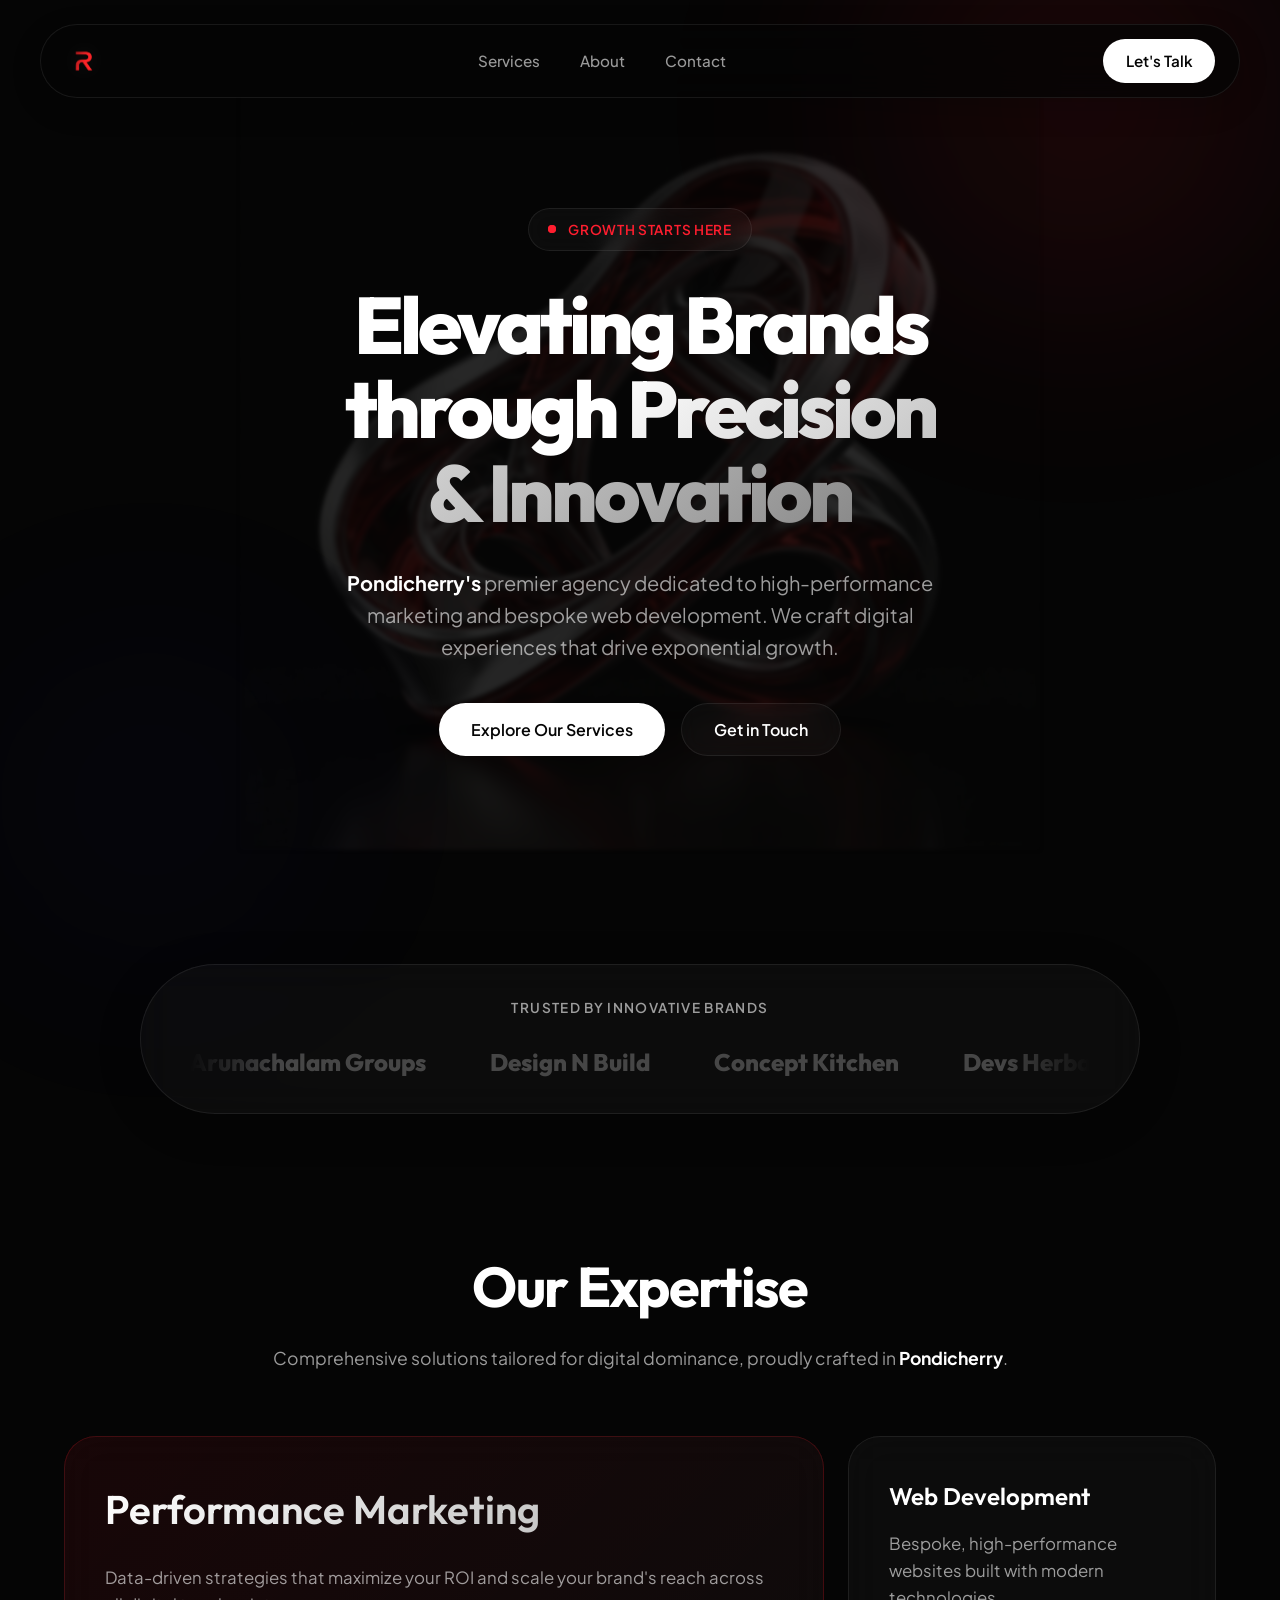
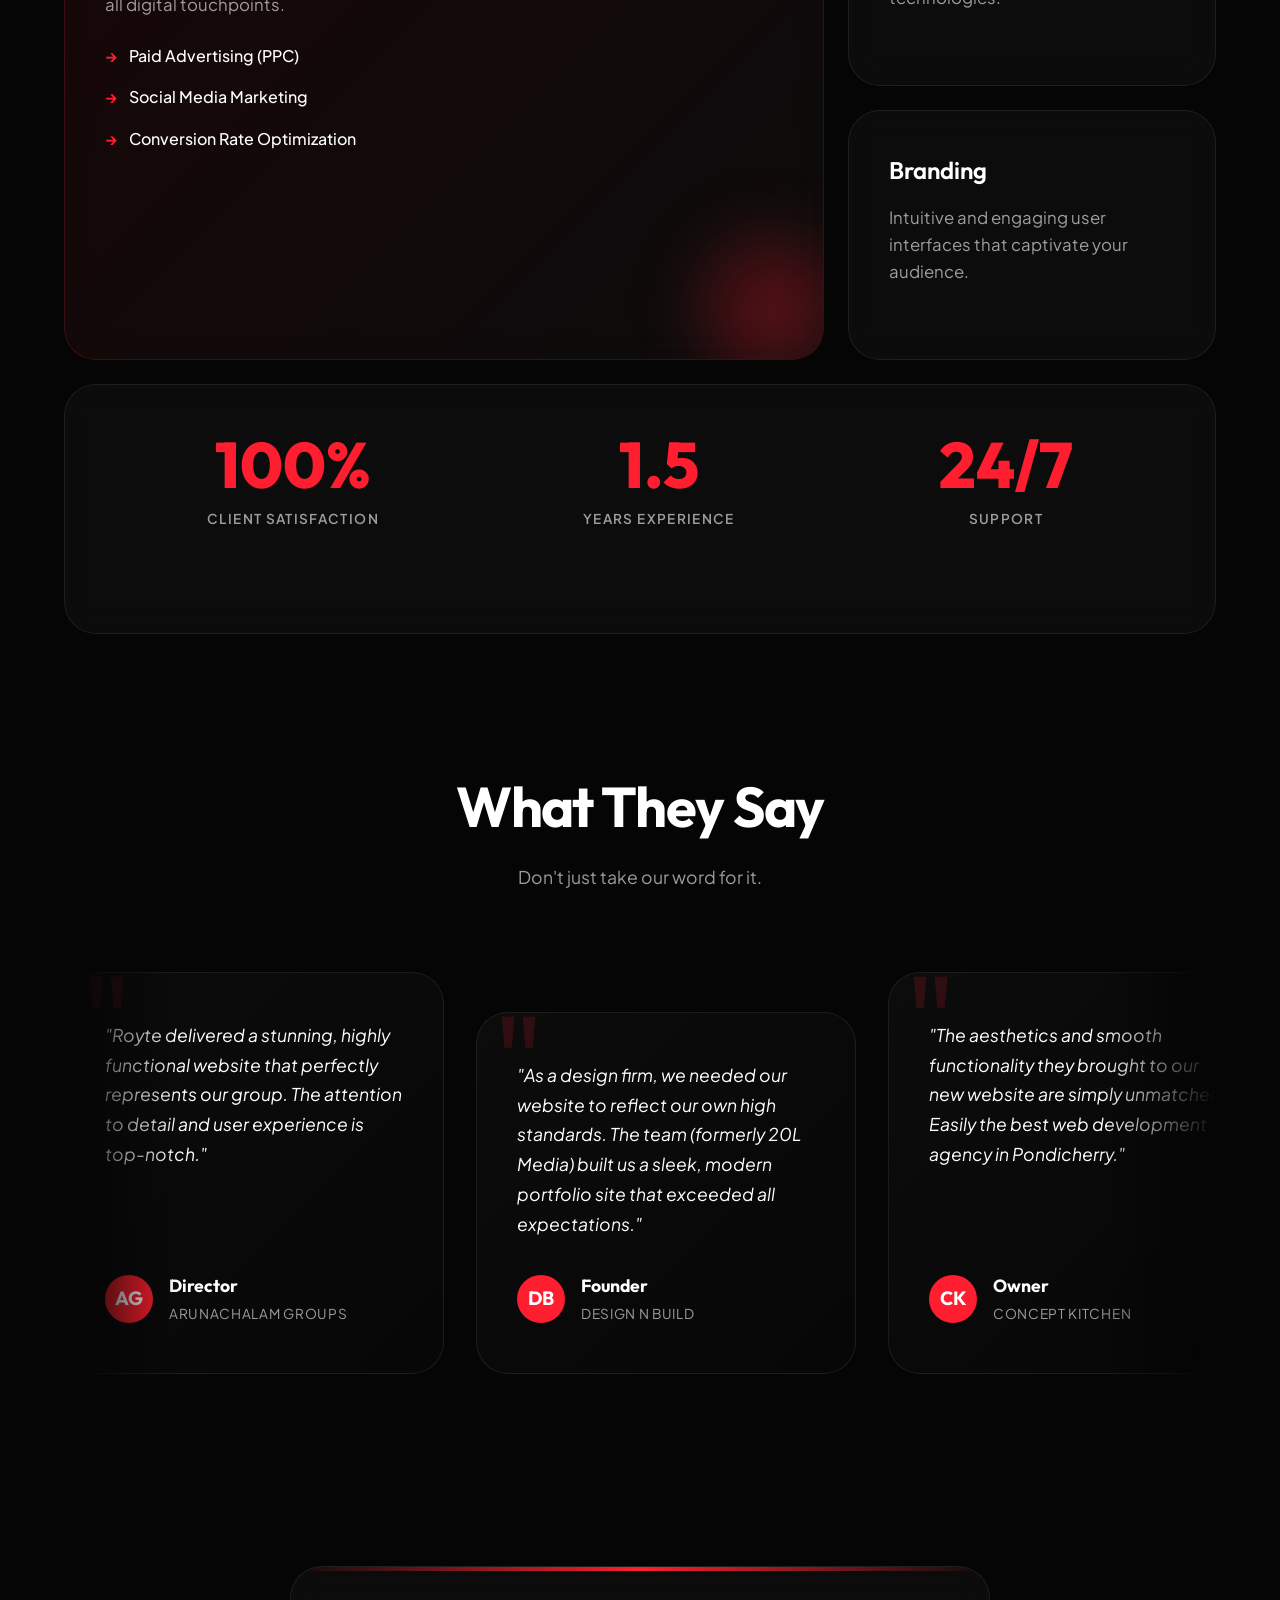
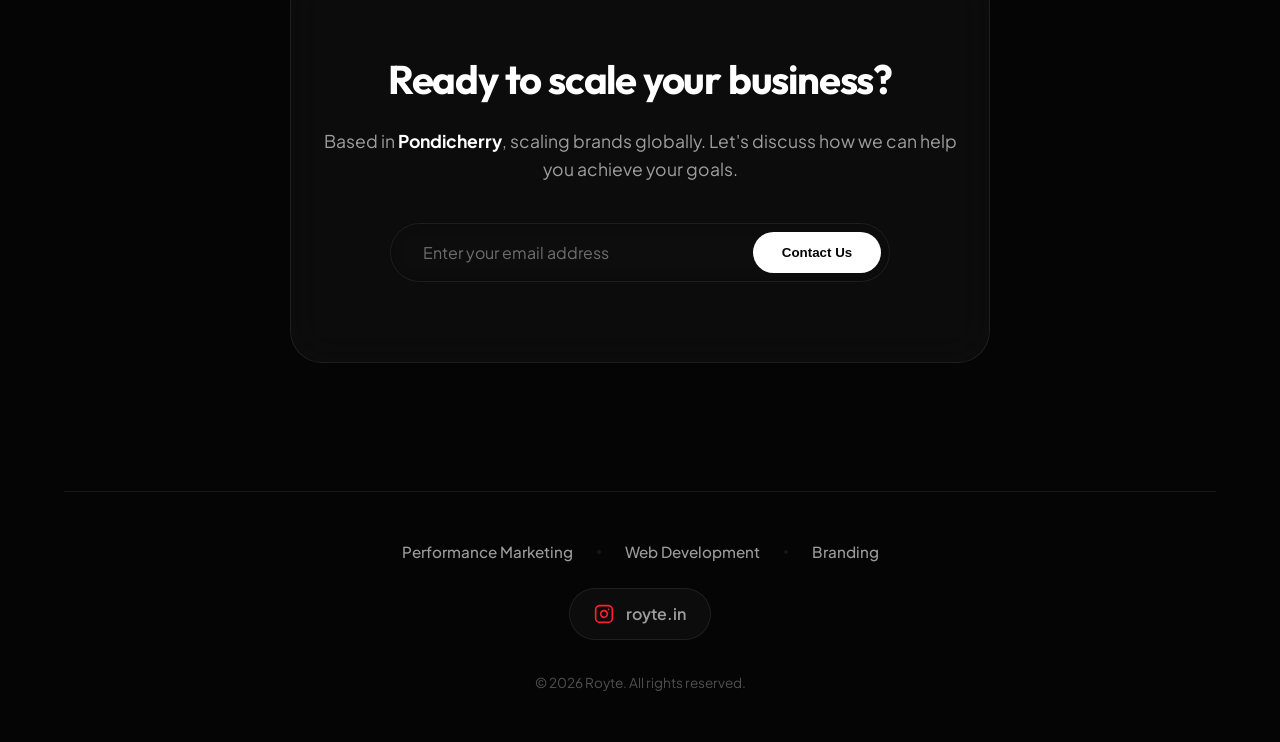
<file: index.html>
<!DOCTYPE html>
<html lang="en">

<head>
    <meta charset="UTF-8">
    <meta name="viewport" content="width=device-width, initial-scale=1.0, maximum-scale=5.0">
    <meta name="theme-color" content="#050505">
    <title>Royte | Performance Marketing & Web Development</title>
    <link rel="icon" type="image/png" href="assets/DP-royte-t.png">
    <!-- SEO Meta Tags -->
    <meta name="description"
        content="Royte is Pondicherry's premier digital agency specializing in high-performance marketing and bespoke web development.">
    <meta name="keywords" content="digital agency, marketing, web development, Pondicherry, Royte">
    <meta name="author" content="Royte">
    <meta name="robots" content="index, follow">
    <link rel="canonical" href="https://royte.in/">

    <!-- Open Graph / Facebook -->
    <meta property="og:type" content="website">
    <meta property="og:url" content="https://royte.in/">
    <meta property="og:title" content="Royte | Performance Marketing & Web Development">
    <meta property="og:description"
        content="Pondicherry's premier agency dedicated to high-performance marketing and bespoke web development.">
    <meta property="og:image" content="assets/logo-royte-t.png">

    <!-- Twitter -->
    <meta property="twitter:card" content="summary_large_image">
    <meta property="twitter:url" content="https://royte.in/">
    <meta property="twitter:title" content="Royte | Performance Marketing & Web Development">
    <meta property="twitter:description"
        content="Pondicherry's premier agency dedicated to high-performance marketing and bespoke web development.">
    <meta property="twitter:image" content="assets/logo-royte-t.png">

    <link rel="preconnect" href="https://fonts.googleapis.com">
    <link rel="preconnect" href="https://fonts.gstatic.com" crossorigin>
    <link
        href="https://fonts.googleapis.com/css2?family=Outfit:wght@300;400;600;800&family=Plus+Jakarta+Sans:wght@300;400;500;700&display=swap"
        rel="stylesheet">
    <link rel="stylesheet" href="style.css">
</head>

<body>
    <div class="noise-overlay"></div>
    <div class="glow-sphere sphere-1"></div>
    <div class="glow-sphere sphere-2"></div>
    <div class="hero-visual"></div>

    <nav class="navbar" data-aos="fade-down">
        <div class="nav-container">
            <a href="#home">
                <img src="assets/DP-royte-t.png" alt="Royte logo" class="nav-logo" fetchpriority="high">
            </a>
            <div class="nav-links">
                <a href="#services">Services</a>
                <a href="about.html">About</a>
                <a href="contact.html">Contact</a>
                <a href="contact.html" class="nav-cta mobile-only">Let's Talk</a>
            </div>
            <a href="contact.html" class="nav-cta desktop-only">Let's Talk</a>
            <div class="mobile-menu-btn">
                <span></span>
                <span></span>
                <span></span>
            </div>
        </div>
    </nav>

    <main class="landing-page">
        <header class="hero" id="home">
            <div class="badge" data-aos="fade-up">
                <span class="pulse"></span>
                Growth Starts Here
            </div>

            <h1 data-aos="fade-up" data-aos-delay="100">
                Elevating Brands through <span class="gradient-text">Precision & Innovation</span>
            </h1>

            <p class="hero-copy" data-aos="fade-up" data-aos-delay="200">
                <strong style="color: #ffffff;">Pondicherry's</strong> premier agency dedicated to high-performance
                marketing and bespoke web development.
                We craft digital experiences that drive exponential growth.
            </p>

            <div class="hero-ctas" data-aos="fade-up" data-aos-delay="300">
                <a href="#services" class="btn primary">Explore Our Services</a>
                <a href="contact.html" class="btn secondary">Get in Touch</a>
            </div>
        </header>

        <section class="trusted-partners" data-aos="fade-up">
            <p class="partners-label">Trusted by innovative brands</p>
            <div class="partners-container">
                <div class="partners-track">
                    <div class="partner-logo">Arunachalam Groups</div>
                    <div class="partner-logo">Design N Build</div>
                    <div class="partner-logo">Concept Kitchen</div>
                    <div class="partner-logo">Devs Herbals</div>
                    <!-- Duplicates for seamless loop -->
                    <div class="partner-logo">Arunachalam Groups</div>
                    <div class="partner-logo">Design N Build</div>
                    <div class="partner-logo">Concept Kitchen</div>
                    <div class="partner-logo">Devs Herbals</div>
                </div>
            </div>
        </section>

        <section class="services" id="services">
            <div class="section-header" data-aos="fade-up">
                <h2>Our Expertise</h2>
                <p>Comprehensive solutions tailored for digital dominance, proudly crafted in <strong
                        style="color: #ffffff;">Pondicherry</strong>.</p>
            </div>

            <div class="bento-grid">
                <div class="bento-item featured" data-aos="fade-up" data-aos-delay="100">
                    <div class="bento-content">
                        <h3>Performance Marketing</h3>
                        <p>Data-driven strategies that maximize your ROI and scale your brand's reach across all digital
                            touchpoints.</p>
                        <ul class="service-list">
                            <li>Paid Advertising (PPC)</li>
                            <li>Social Media Marketing</li>
                            <li>Conversion Rate Optimization</li>
                        </ul>
                    </div>
                    <div class="bento-visual">
                        <!-- Abstract shapes or images could go here -->
                        <div class="bento-glow"></div>
                    </div>
                </div>

                <div class="bento-item" data-aos="fade-up" data-aos-delay="200">
                    <div class="bento-content">
                        <h3>Web Development</h3>
                        <p>Bespoke, high-performance websites built with modern technologies.</p>
                    </div>
                </div>

                <div class="bento-item" data-aos="fade-up" data-aos-delay="300">
                    <div class="bento-content">
                        <h3>Branding</h3>
                        <p>Intuitive and engaging user interfaces that captivate your audience.</p>
                    </div>
                </div>

                <div class="bento-item wide" id="about" data-aos="fade-up" data-aos-delay="400">
                    <div class="bento-content">
                        <div class="metrics">
                            <div class="metric">
                                <span class="metric-value">100%</span>
                                <span class="metric-label">Client Satisfaction</span>
                            </div>
                            <div class="metric">
                                <span class="metric-value">1.5</span>
                                <span class="metric-label">Years Experience</span>
                            </div>
                            <div class="metric">
                                <span class="metric-value">24/7</span>
                                <span class="metric-label">Support</span>
                            </div>
                        </div>
                    </div>
                </div>
            </div>
        </section>

        <section class="testimonials" id="testimonials">
            <div class="section-header" data-aos="fade-up">
                <h2>What They Say</h2>
                <p>Don't just take our word for it.</p>
            </div>

            <div class="testimonial-marquee">
                <div class="marquee-track">
                    <!-- Original set -->
                    <div class="testimonial-card">
                        <div class="quote-icon">"</div>
                        <p class="testimonial-text">"Royte delivered a stunning, highly functional website that
                            perfectly represents our group. The attention to detail and user experience is top-notch."
                        </p>
                        <div class="testimonial-author">
                            <div class="author-avatar">AG</div>
                            <div class="author-info">
                                <h4>Director</h4>
                                <p>Arunachalam Groups</p>
                            </div>
                        </div>
                    </div>
                    <div class="testimonial-card">
                        <div class="quote-icon">"</div>
                        <p class="testimonial-text">"As a design firm, we needed our website to reflect our own high
                            standards. The team (formerly 20L Media) built us a sleek, modern portfolio site that
                            exceeded all expectations."</p>
                        <div class="testimonial-author">
                            <div class="author-avatar">DB</div>
                            <div class="author-info">
                                <h4>Founder</h4>
                                <p>Design N Build</p>
                            </div>
                        </div>
                    </div>
                    <div class="testimonial-card">
                        <div class="quote-icon">"</div>
                        <p class="testimonial-text">"The aesthetics and smooth functionality they brought to our new
                            website are simply unmatched. Easily the best web development agency in Pondicherry."</p>
                        <div class="testimonial-author">
                            <div class="author-avatar">CK</div>
                            <div class="author-info">
                                <h4>Owner</h4>
                                <p>Concept Kitchen</p>
                            </div>
                        </div>
                    </div>
                    <div class="testimonial-card">
                        <div class="quote-icon">"</div>
                        <p class="testimonial-text">"They didn't just build a website; they created a seamless digital
                            storefront for our herbal products. Fast, responsive, and beautifully designed."</p>
                        <div class="testimonial-author">
                            <div class="author-avatar">DH</div>
                            <div class="author-info">
                                <h4>Marketing Lead</h4>
                                <p>Devs Herbals</p>
                            </div>
                        </div>
                    </div>
                    <!-- Duplicate set for infinite scroll loop -->
                    <div class="testimonial-card">
                        <div class="quote-icon">"</div>
                        <p class="testimonial-text">"Royte delivered a stunning, highly functional website that
                            perfectly represents our group. The attention to detail and user experience is top-notch."
                        </p>
                        <div class="testimonial-author">
                            <div class="author-avatar">AG</div>
                            <div class="author-info">
                                <h4>Director</h4>
                                <p>Arunachalam Groups</p>
                            </div>
                        </div>
                    </div>
                    <div class="testimonial-card">
                        <div class="quote-icon">"</div>
                        <p class="testimonial-text">"As a design firm, we needed our website to reflect our own high
                            standards. The team (formerly 20L Media) built us a sleek, modern portfolio site that
                            exceeded all expectations."</p>
                        <div class="testimonial-author">
                            <div class="author-avatar">DB</div>
                            <div class="author-info">
                                <h4>Founder</h4>
                                <p>Design N Build</p>
                            </div>
                        </div>
                    </div>
                    <div class="testimonial-card">
                        <div class="quote-icon">"</div>
                        <p class="testimonial-text">"The aesthetics and smooth functionality they brought to our new
                            website are simply unmatched. Easily the best web development agency in Pondicherry."</p>
                        <div class="testimonial-author">
                            <div class="author-avatar">CK</div>
                            <div class="author-info">
                                <h4>Owner</h4>
                                <p>Concept Kitchen</p>
                            </div>
                        </div>
                    </div>
                    <div class="testimonial-card">
                        <div class="quote-icon">"</div>
                        <p class="testimonial-text">"They didn't just build a website; they created a seamless digital
                            storefront for our herbal products. Fast, responsive, and beautifully designed."</p>
                        <div class="testimonial-author">
                            <div class="author-avatar">DH</div>
                            <div class="author-info">
                                <h4>Marketing Lead</h4>
                                <p>Devs Herbals</p>
                            </div>
                        </div>
                    </div>
                </div>
            </div>
        </section>

        <section class="contact" id="contact" data-aos="fade-up">
            <div class="contact-box">
                <h2>Ready to scale your business?</h2>
                <p>Based in <strong style="color: #ffffff;">Pondicherry</strong>, scaling brands globally. Let's discuss
                    how we can help you achieve your goals.</p>
                <form id="notify-form" class="notify-form">
                    <input type="email" placeholder="Enter your email address" required>
                    <button type="submit">Contact Us</button>
                </form>
            </div>
        </section>

        <footer data-aos="fade-up">
            <div class="footer-links">
                <a href="#services">Performance Marketing</a>
                <span class="dot"></span>
                <a href="#services">Web Development</a>
                <span class="dot"></span>
                <a href="#services">Branding</a>
            </div>
            <div class="social-links">
                <a href="https://www.instagram.com/royte.in/" target="_blank" rel="noopener noreferrer"
                    aria-label="Instagram">
                    <svg width="20" height="20" viewBox="0 0 24 24" fill="none" stroke="currentColor" stroke-width="2"
                        stroke-linecap="round" stroke-linejoin="round">
                        <rect x="2" y="2" width="20" height="20" rx="5" ry="5"></rect>
                        <path d="M16 11.37A4 4 0 1 1 12.63 8 4 4 0 0 1 16 11.37z"></path>
                        <line x1="17.5" y1="6.5" x2="17.51" y2="6.5"></line>
                    </svg>
                    <span>royte.in</span>
                </a>
            </div>
            <p class="copyright">&copy; 2026 Royte. All rights reserved.</p>
        </footer>
    </main>

    <script src="script.js"></script>
</body>

</html>
</file>
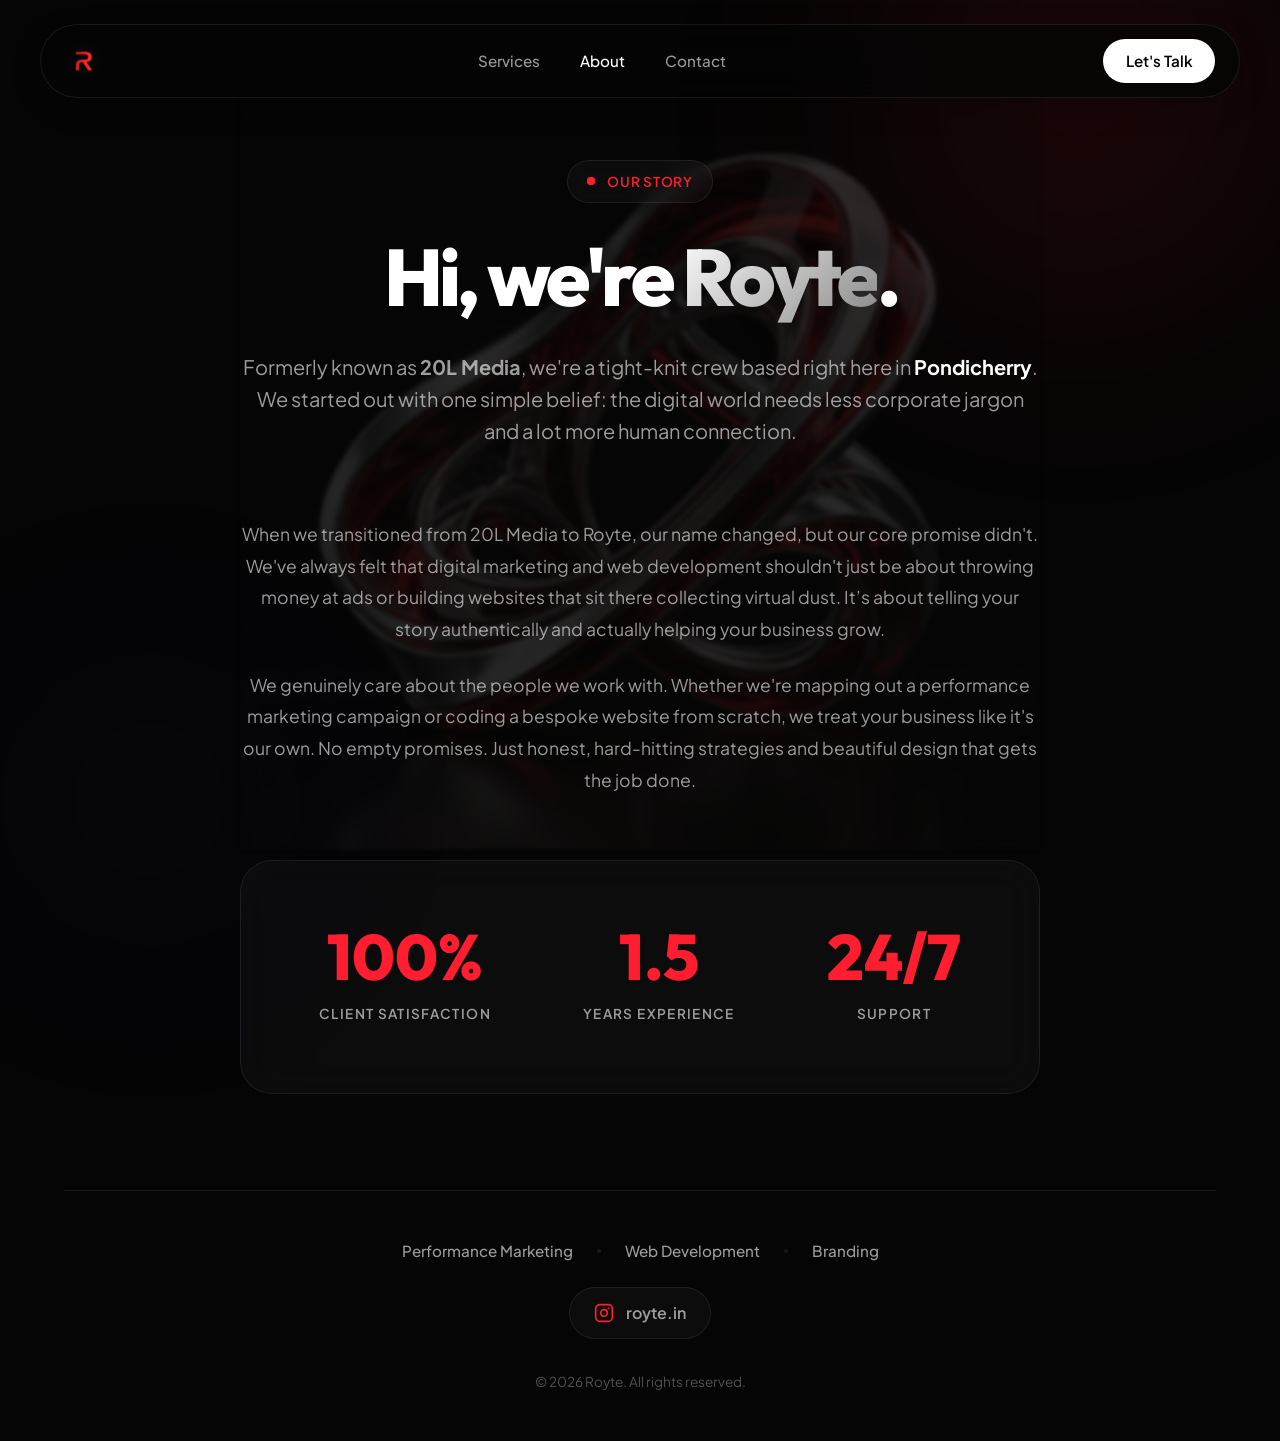
<file: about.html>
<!DOCTYPE html>
<html lang="en">
<head>
    <meta charset="UTF-8">
    <meta name="viewport" content="width=device-width, initial-scale=1.0, maximum-scale=5.0">
    <meta name="theme-color" content="#050505">
    <title>About Royte | Performance Marketing & Web Development</title>
    <link rel="icon" type="image/png" href="assets/DP-royte-t.png">
    
    <!-- SEO Meta Tags -->
    <meta name="description" content="Learn more about Royte, Pondicherry's premier digital agency specializing in high-performance marketing and bespoke web development.">
    <meta name="keywords" content="about Royte, digital agency, marketing, web development, Pondicherry">
    <meta name="author" content="Royte">
    <meta name="robots" content="index, follow">
    <link rel="canonical" href="https://royte.in/about.html">

    <!-- Open Graph / Facebook -->
    <meta property="og:type" content="website">
    <meta property="og:url" content="https://royte.in/about.html">
    <meta property="og:title" content="About Royte | Performance Marketing & Web Development">
    <meta property="og:description" content="Learn more about Royte, Pondicherry's premier digital agency specializing in high-performance marketing and bespoke web development.">
    <meta property="og:image" content="assets/logo-royte-t.png">

    <!-- Twitter -->
    <meta property="twitter:card" content="summary_large_image">
    <meta property="twitter:url" content="https://royte.in/about.html">
    <meta property="twitter:title" content="About Royte | Performance Marketing & Web Development">
    <meta property="twitter:description" content="Learn more about Royte, Pondicherry's premier digital agency specializing in high-performance marketing and bespoke web development.">
    <meta property="twitter:image" content="assets/logo-royte-t.png">

    <!-- Fonts & CSS -->
    <link rel="preconnect" href="https://fonts.googleapis.com">
    <link rel="preconnect" href="https://fonts.gstatic.com" crossorigin>
    <link href="https://fonts.googleapis.com/css2?family=Outfit:wght@300;400;600;800&family=Plus+Jakarta+Sans:wght@300;400;500;700&display=swap" rel="stylesheet">
    <link rel="stylesheet" href="style.css">
</head>
<body>
    <div class="noise-overlay"></div>
    <div class="glow-sphere sphere-1"></div>
    <div class="glow-sphere sphere-2"></div>
    <div class="hero-visual"></div>

    <nav class="navbar" data-aos="fade-down">
        <div class="nav-container">
            <a href="index.html">
                <img src="assets/DP-royte-t.png" alt="Royte logo" class="nav-logo" fetchpriority="high">
            </a>
            <div class="nav-links">
                <a href="index.html#services">Services</a>
                <a href="about.html" style="color: var(--text);">About</a>
                <a href="contact.html">Contact</a>
                <a href="contact.html" class="nav-cta mobile-only">Let's Talk</a>
            </div>
            <a href="contact.html" class="nav-cta desktop-only">Let's Talk</a>
            <div class="mobile-menu-btn">
                <span></span>
                <span></span>
                <span></span>
            </div>
        </div>
    </nav>

    <main class="landing-page">
        <header class="hero" style="min-height: auto; margin-bottom: 2rem; padding-top: 10rem;">
            <div class="badge" data-aos="fade-up">
                <span class="pulse"></span>
                Our Story
            </div>

            <h1 data-aos="fade-up" data-aos-delay="100">
                Hi, we're <span class="gradient-text">Royte</span>.
            </h1>

            <p class="hero-copy" data-aos="fade-up" data-aos-delay="200" style="max-width: 800px;">
                Formerly known as <strong>20L Media</strong>, we're a tight-knit crew based right here in <strong style="color: #ffffff;">Pondicherry</strong>. We started out with one simple belief: the digital world needs less corporate jargon and a lot more human connection.
            </p>
        </header>

        <section class="about-content" style="width: 100%; max-width: 800px; margin: 0 auto 6rem; color: var(--text-muted); font-size: 1.1rem; line-height: 1.8;" data-aos="fade-up" data-aos-delay="300">
            <p style="margin-bottom: 1.5rem; text-align: center;">
                When we transitioned from 20L Media to Royte, our name changed, but our core promise didn't. We've always felt that digital marketing and web development shouldn't just be about throwing money at ads or building websites that sit there collecting virtual dust. It’s about telling your story authentically and actually helping your business grow.
            </p>
            <p style="margin-bottom: 1.5rem; text-align: center;">
                We genuinely care about the people we work with. Whether we're mapping out a performance marketing campaign or coding a bespoke website from scratch, we treat your business like it's our own. No empty promises. Just honest, hard-hitting strategies and beautiful design that gets the job done.
            </p>
            
            <div class="metrics" style="margin-top: 4rem; background: var(--card-bg); border: 1px solid var(--card-border); border-radius: 32px; padding: 4rem 2rem; backdrop-filter: blur(20px);">
                <div class="metric">
                    <span class="metric-value">100%</span>
                    <span class="metric-label">Client Satisfaction</span>
                </div>
                <div class="metric">
                    <span class="metric-value">1.5</span>
                    <span class="metric-label">Years Experience</span>
                </div>
                <div class="metric">
                    <span class="metric-value">24/7</span>
                    <span class="metric-label">Support</span>
                </div>
            </div>
        </section>

        <footer data-aos="fade-up">
            <div class="footer-links">
                <a href="index.html#services">Performance Marketing</a>
                <span class="dot"></span>
                <a href="index.html#services">Web Development</a>
                <span class="dot"></span>
                <a href="index.html#services">Branding</a>
            </div>
            <div class="social-links">
                <a href="https://www.instagram.com/royte.in/" target="_blank" rel="noopener noreferrer" aria-label="Instagram">
                    <svg width="20" height="20" viewBox="0 0 24 24" fill="none" stroke="currentColor" stroke-width="2" stroke-linecap="round" stroke-linejoin="round">
                        <rect x="2" y="2" width="20" height="20" rx="5" ry="5"></rect>
                        <path d="M16 11.37A4 4 0 1 1 12.63 8 4 4 0 0 1 16 11.37z"></path>
                        <line x1="17.5" y1="6.5" x2="17.51" y2="6.5"></line>
                    </svg>
                    <span>royte.in</span>
                </a>
            </div>
            <p class="copyright">&copy; 2026 Royte. All rights reserved.</p>
        </footer>
    </main>

    <script src="script.js"></script>
</body>
</html>
</file>
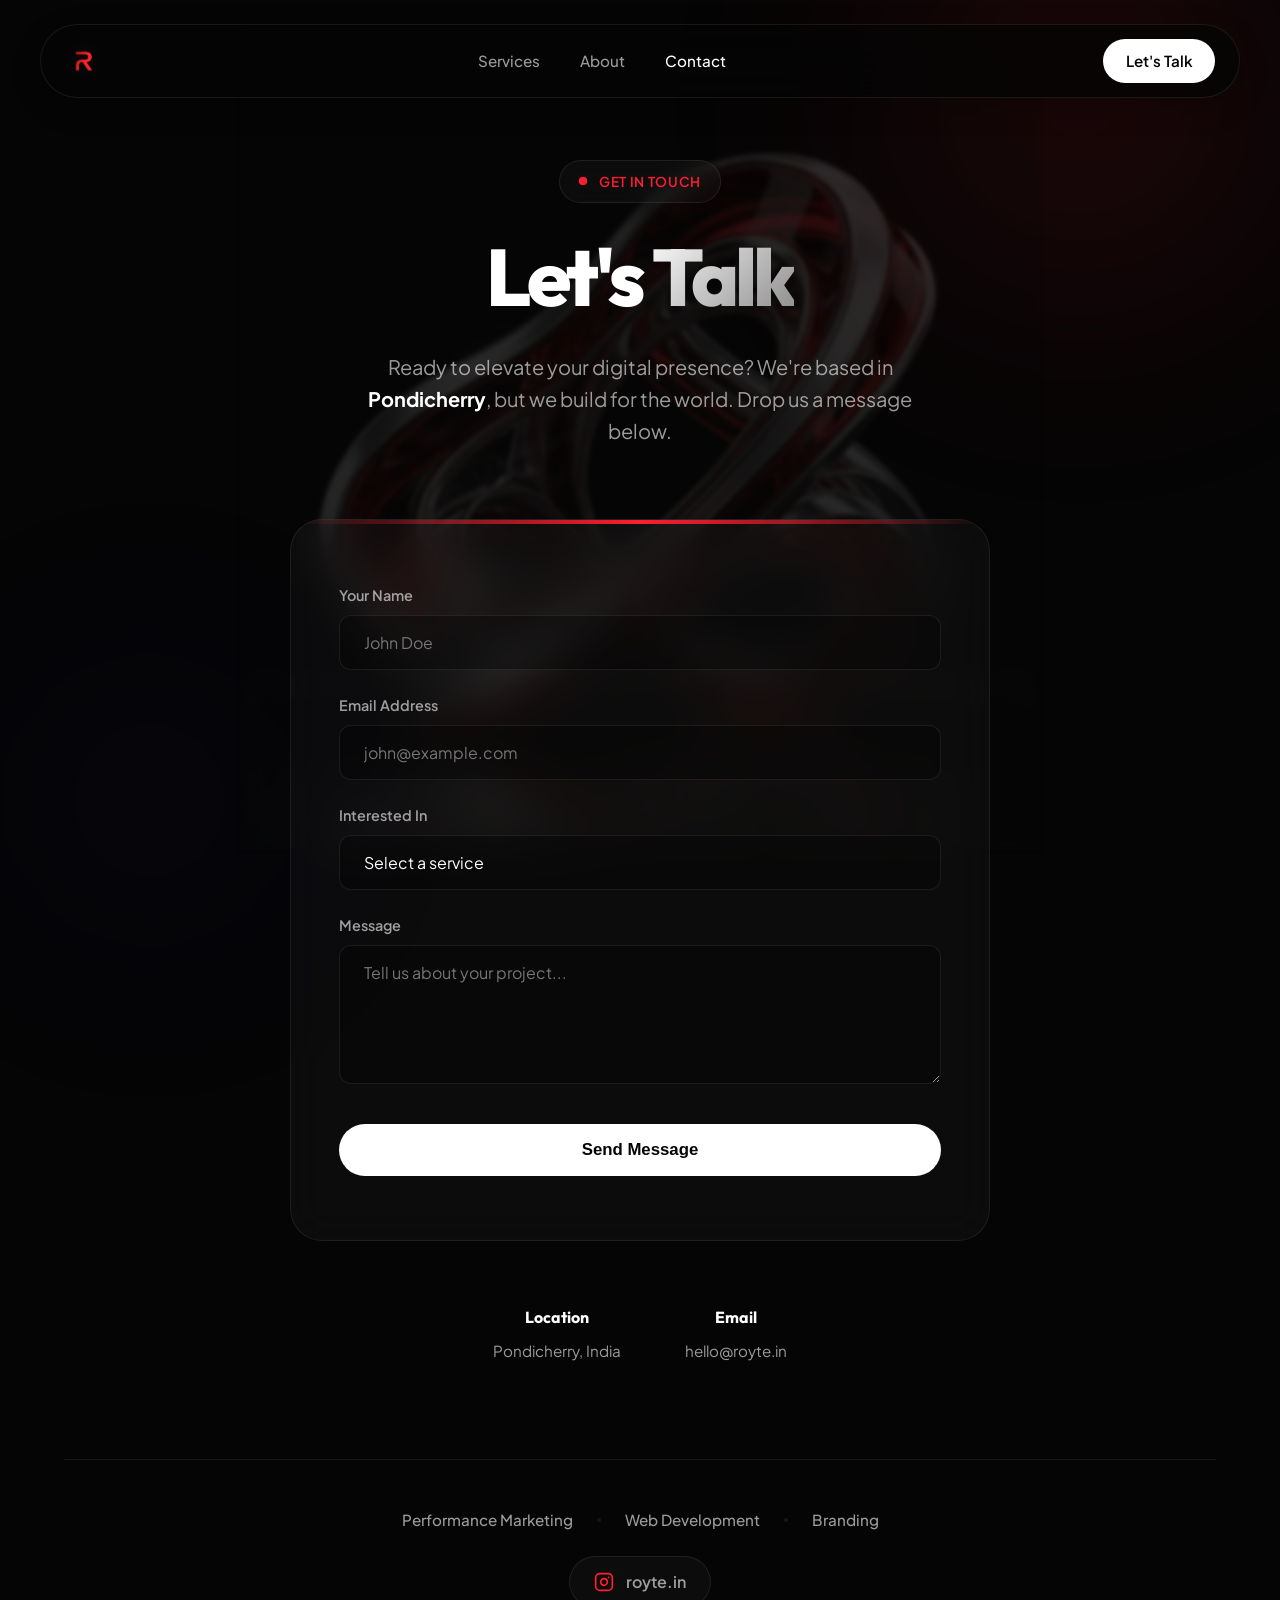
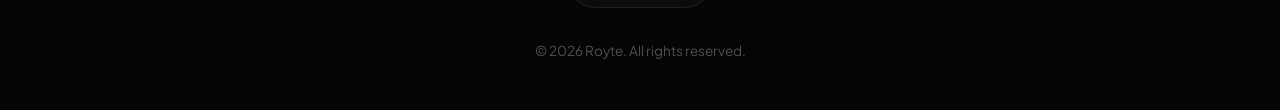
<file: contact.html>
<!DOCTYPE html>
<html lang="en">

<head>
    <meta charset="UTF-8">
    <meta name="viewport" content="width=device-width, initial-scale=1.0, maximum-scale=5.0">
    <meta name="theme-color" content="#050505">
    <title>Contact Royte | Web Development in Pondicherry</title>
    <link rel="icon" type="image/png" href="assets/DP-royte-t.png">
    
    <!-- SEO Meta Tags -->
    <meta name="description"
        content="Get in touch with Royte, Pondicherry's premier digital agency. Let's discuss how we can help you scale your business.">
    <meta name="keywords" content="contact Royte, digital agency, marketing, web development, Pondicherry">
    <meta name="author" content="Royte">
    <meta name="robots" content="index, follow">
    <link rel="canonical" href="https://royte.in/contact.html">

    <!-- Open Graph / Facebook -->
    <meta property="og:type" content="website">
    <meta property="og:url" content="https://royte.in/contact.html">
    <meta property="og:title" content="Contact Royte | Web Development in Pondicherry">
    <meta property="og:description"
        content="Get in touch with Royte, Pondicherry's premier digital agency. Let's discuss how we can help you scale your business.">
    <meta property="og:image" content="assets/logo-royte-t.png">

    <!-- Twitter -->
    <meta property="twitter:card" content="summary_large_image">
    <meta property="twitter:url" content="https://royte.in/contact.html">
    <meta property="twitter:title" content="Contact Royte | Web Development in Pondicherry">
    <meta property="twitter:description"
        content="Get in touch with Royte, Pondicherry's premier digital agency. Let's discuss how we can help you scale your business.">
    <meta property="twitter:image" content="assets/logo-royte-t.png">

    <!-- Fonts & CSS -->
    <link rel="preconnect" href="https://fonts.googleapis.com">
    <link rel="preconnect" href="https://fonts.gstatic.com" crossorigin>
    <link
        href="https://fonts.googleapis.com/css2?family=Outfit:wght@300;400;600;800&family=Plus+Jakarta+Sans:wght@300;400;500;700&display=swap"
        rel="stylesheet">
    <link rel="stylesheet" href="style.css">
</head>

<body>
    <div class="noise-overlay"></div>
    <div class="glow-sphere sphere-1"></div>
    <div class="glow-sphere sphere-2"></div>
    <div class="hero-visual"></div>

    <nav class="navbar" data-aos="fade-down">
        <div class="nav-container">
            <a href="index.html">
                <img src="assets/DP-royte-t.png" alt="Royte logo" class="nav-logo" fetchpriority="high">
            </a>
            <div class="nav-links">
                <a href="index.html#services">Services</a>
                <a href="about.html">About</a>
                <a href="contact.html" style="color: var(--text);">Contact</a>
                <a href="contact.html" class="nav-cta mobile-only">Let's Talk</a>
            </div>
            <a href="contact.html" class="nav-cta desktop-only">Let's Talk</a>
            <div class="mobile-menu-btn">
                <span></span>
                <span></span>
                <span></span>
            </div>
        </div>
    </nav>

    <main class="landing-page">
        <header class="hero" style="min-height: auto; margin-bottom: 2rem; padding-top: 10rem;">
            <div class="badge" data-aos="fade-up">
                <span class="pulse"></span>
                Get in Touch
            </div>

            <h1 data-aos="fade-up" data-aos-delay="100">
                Let's <span class="gradient-text">Talk</span>
            </h1>

            <p class="hero-copy" data-aos="fade-up" data-aos-delay="200" style="max-width: 600px;">
                Ready to elevate your digital presence? We're based in <strong
                    style="color: #ffffff;">Pondicherry</strong>, but we build for the world. Drop us a message below.
            </p>
        </header>

        <section class="contact-page-content" style="width: 100%; max-width: 700px; margin: 0 auto 6rem;"
            data-aos="fade-up" data-aos-delay="300">
            <div class="contact-box" style="padding: 4rem 3rem;">
                <form id="full-contact-form" class="full-contact-form">
                    <div class="form-group">
                        <label for="name">Your Name</label>
                        <input type="text" id="name" placeholder="John Doe" required>
                    </div>
                    <div class="form-group">
                        <label for="email">Email Address</label>
                        <input type="email" id="email" placeholder="john@example.com" required>
                    </div>
                    <div class="form-group">
                        <label for="service">Interested In</label>
                        <select id="service" required>
                            <option value="" disabled selected>Select a service</option>
                            <option value="web-dev">Web Development</option>
                            <option value="ui-ux">Branding</option>
                            <option value="marketing">Performance Marketing</option>
                            <option value="other">Other</option>
                        </select>
                    </div>
                    <div class="form-group">
                        <label for="message">Message</label>
                        <textarea id="message" rows="5" placeholder="Tell us about your project..." required></textarea>
                    </div>
                    <button type="submit" class="submit-btn">Send Message</button>
                </form>
            </div>

            <div class="contact-info"
                style="display: flex; justify-content: center; gap: 4rem; margin-top: 4rem; text-align: center;">
                <div class="info-item">
                    <h4 style="color: white; font-family: var(--font-heading); margin-bottom: 0.5rem;">Location</h4>
                    <p style="color: var(--text-muted); font-size: 0.95rem;">Pondicherry, India</p>
                </div>
                <div class="info-item">
                    <h4 style="color: white; font-family: var(--font-heading); margin-bottom: 0.5rem;">Email</h4>
                    <p style="color: var(--text-muted); font-size: 0.95rem;">hello@royte.in</p>
                </div>
            </div>
        </section>

        <footer data-aos="fade-up">
            <div class="footer-links">
                <a href="index.html#services">Performance Marketing</a>
                <span class="dot"></span>
                <a href="index.html#services">Web Development</a>
                <span class="dot"></span>
                <a href="index.html#services">Branding</a>
            </div>
            <div class="social-links">
                <a href="https://www.instagram.com/royte.in/" target="_blank" rel="noopener noreferrer"
                    aria-label="Instagram">
                    <svg width="20" height="20" viewBox="0 0 24 24" fill="none" stroke="currentColor" stroke-width="2"
                        stroke-linecap="round" stroke-linejoin="round">
                        <rect x="2" y="2" width="20" height="20" rx="5" ry="5"></rect>
                        <path d="M16 11.37A4 4 0 1 1 12.63 8 4 4 0 0 1 16 11.37z"></path>
                        <line x1="17.5" y1="6.5" x2="17.51" y2="6.5"></line>
                    </svg>
                    <span>royte.in</span>
                </a>
            </div>
            <p class="copyright">&copy; 2026 Royte. All rights reserved.</p>
        </footer>
    </main>

    <script src="script.js"></script>
    <script>
        document.getElementById('full-contact-form')?.addEventListener('submit', (e) => {
            e.preventDefault();
            
            const name = document.getElementById('name').value;
            const email = document.getElementById('email').value;
            const serviceSelect = document.getElementById('service');
            const serviceText = serviceSelect.options[serviceSelect.selectedIndex].text;
            const message = document.getElementById('message').value;
            
            // Format WhatsApp Message (using Indian country code 91)
            const whatsappNumber = "919488019244";
            const whatsappText = `Hello Royte,\n\n*Name:* ${name}\n*Email:* ${email}\n*Interested In:* ${serviceText}\n\n*Message:*\n${message}`;
            const encodedText = encodeURIComponent(whatsappText);
            const whatsappUrl = `https://wa.me/${whatsappNumber}?text=${encodedText}`;
            
            // Open WhatsApp in a new tab
            window.open(whatsappUrl, '_blank');
            
            // UI Button feedback
            const btn = e.target.querySelector('button');
            const originalText = btn.textContent;
            btn.textContent = 'Opening WhatsApp...';
            btn.style.background = '#25D366'; // WhatsApp Green
            btn.style.color = 'white';
            
            setTimeout(() => {
                e.target.reset();
                btn.textContent = originalText;
                btn.style.background = '';
                btn.style.color = '';
            }, 3000);
        });
    </script>
</body>

</html>
</file>
<file: style.css>
:root {
    --bg: #050505;
    --text: #ffffff;
    --text-muted: rgba(255, 255, 255, 0.6);
    --accent: #ff1e2f;
    --accent-glow: rgba(255, 30, 47, 0.4);
    --card-bg: rgba(255, 255, 255, 0.03);
    --card-border: rgba(255, 255, 255, 0.08);
    --font-heading: 'Outfit', sans-serif;
    --font-body: 'Plus Jakarta Sans', sans-serif;
}

* {
    margin: 0;
    padding: 0;
    box-sizing: border-box;
    -webkit-font-smoothing: antialiased;
    scroll-behavior: smooth;
}

body {
    min-height: 100vh;
    font-family: var(--font-body);
    color: var(--text);
    background-color: var(--bg);
    overflow-x: hidden;
    line-height: 1.6;
    -webkit-tap-highlight-color: transparent;
}

/* Background Effects */
.noise-overlay {
    position: fixed;
    top: 0;
    left: 0;
    width: 100%;
    height: 100%;
    background-image: url('https://grainy-gradients.vercel.app/noise.svg');
    opacity: 0.15;
    pointer-events: none;
    z-index: 10;
    filter: contrast(120%) brightness(120%);
}

.glow-sphere {
    position: fixed;
    border-radius: 50%;
    filter: blur(120px);
    z-index: -1;
    opacity: 0.4;
    pointer-events: none;
}

.sphere-1 {
    width: min(600px, 100vw);
    height: min(600px, 100vw);
    background: radial-gradient(circle, var(--accent-glow) 0%, transparent 70%);
    top: -200px;
    right: -100px;
    animation: float 15s ease-in-out infinite alternate;
}

.sphere-2 {
    width: min(500px, 80vw);
    height: min(500px, 80vw);
    background: radial-gradient(circle, rgba(60, 60, 255, 0.15) 0%, transparent 70%);
    bottom: -150px;
    left: -100px;
    animation: float 20s ease-in-out infinite alternate-reverse;
}

.hero-visual {
    position: fixed;
    top: 50%;
    left: 50%;
    transform: translate(-50%, -50%);
    width: 80vw;
    height: 80vw;
    max-width: 800px;
    max-height: 800px;
    background: url('assets/hero-shape.png') no-repeat center center;
    background-size: contain;
    opacity: 0.15;
    filter: blur(2px);
    z-index: -1;
    pointer-events: none;
    animation: slow-rotate 60s linear infinite;
}

@keyframes slow-rotate {
    from {
        transform: translate(-50%, -50%) rotate(0deg);
    }
    to {
        transform: translate(-50%, -50%) rotate(360deg);
    }
}

@keyframes float {
    0% {
        transform: translate(0, 0) scale(1);
    }
    100% {
        transform: translate(40px, 60px) scale(1.1);
    }
}

/* Navigation */
.navbar {
    position: fixed;
    top: 1.5rem;
    left: 0;
    right: 0;
    margin: 0 auto;
    width: calc(100% - 3rem);
    max-width: 1200px;
    z-index: 100;
    padding: 0.75rem 0;
    backdrop-filter: blur(20px);
    border: 1px solid var(--card-border);
    border-radius: 100px;
    background: rgba(5, 5, 5, 0.75);
    transition: all 0.3s ease;
    box-shadow: 0 10px 30px rgba(0, 0, 0, 0.2);
}

.nav-container {
    margin: 0 auto;
    padding: 0 1.5rem;
    display: flex;
    justify-content: space-between;
    align-items: center;
}

.nav-container > a:first-child {
    display: flex;
    align-items: center;
}

.nav-logo {
    height: 48px;
    width: auto;
    filter: drop-shadow(0 0 10px rgba(255, 255, 255, 0.1));
    transition: transform 0.3s ease;
}

.nav-logo:hover {
    transform: scale(1.05);
}

.nav-links {
    display: flex;
    gap: 2.5rem;
    align-items: center;
}

.nav-links a {
    color: var(--text-muted);
    text-decoration: none;
    font-size: 0.95rem;
    font-weight: 500;
    transition: color 0.3s ease;
}

.nav-links a:hover {
    color: var(--text);
}

/* Mobile Menu Button */
.mobile-menu-btn {
    display: none;
    flex-direction: column;
    justify-content: space-between;
    width: 24px;
    height: 18px;
    cursor: pointer;
    z-index: 1000;
}

.mobile-menu-btn span {
    display: block;
    width: 100%;
    height: 2px;
    background-color: var(--text);
    border-radius: 2px;
    transition: all 0.3s ease;
}

/* Open state for hamburger */
.mobile-menu-btn.active span:nth-child(1) {
    transform: translateY(8px) rotate(45deg);
}
.mobile-menu-btn.active span:nth-child(2) {
    opacity: 0;
}
.mobile-menu-btn.active span:nth-child(3) {
    transform: translateY(-8px) rotate(-45deg);
}

.mobile-only {
    display: none;
}

.nav-cta {
    background: var(--text);
    color: var(--bg);
    padding: 0.6rem 1.4rem;
    border-radius: 100px;
    text-decoration: none;
    font-size: 0.95rem;
    font-weight: 600;
    transition: all 0.3s ease;
}

.nav-cta:hover {
    background: var(--accent);
    color: white;
    transform: translateY(-2px);
    box-shadow: 0 5px 15px rgba(255, 30, 47, 0.3);
}

/* Layout */
.landing-page {
    position: relative;
    z-index: 1;
    display: flex;
    flex-direction: column;
    align-items: center;
    max-width: 1200px;
    margin: 0 auto;
    padding-left: 1.5rem;
    padding-right: 1.5rem;
}

/* Hero Section */
.hero {
    text-align: center;
    max-width: 800px;
    margin: 0 auto;
    min-height: 100vh;
    display: flex;
    flex-direction: column;
    align-items: center;
    justify-content: center;
    padding-top: 4rem; /* Account for navbar */
    margin-bottom: 6rem;
}

.badge {
    display: inline-flex;
    align-items: center;
    gap: 0.75rem;
    background: var(--card-bg);
    border: 1px solid var(--card-border);
    padding: 0.6rem 1.2rem;
    border-radius: 100px;
    font-size: 0.85rem;
    font-weight: 600;
    letter-spacing: 0.05em;
    text-transform: uppercase;
    color: var(--accent);
    margin-bottom: 2rem;
    backdrop-filter: blur(10px);
}

.pulse {
    width: 8px;
    height: 8px;
    background: var(--accent);
    border-radius: 50%;
    position: relative;
}

.pulse::after {
    content: '';
    position: absolute;
    top: 50%;
    left: 50%;
    transform: translate(-50%, -50%);
    width: 100%;
    height: 100%;
    background: var(--accent);
    border-radius: 50%;
    animation: ripple 2s infinite;
}

@keyframes ripple {
    0% { width: 100%; height: 100%; opacity: 0.6; }
    100% { width: 300%; height: 300%; opacity: 0; }
}

h1 {
    font-family: var(--font-heading);
    font-size: clamp(2.5rem, 8vw, 5rem);
    font-weight: 800;
    line-height: 1.05;
    letter-spacing: -0.05em;
    margin-bottom: 2rem;
    text-wrap: balance;
}

.gradient-text {
    background: linear-gradient(135deg, #fff 0%, #888 100%);
    -webkit-background-clip: text;
    -webkit-text-fill-color: transparent;
    background-clip: text;
}

.hero-copy {
    font-size: clamp(1rem, 2vw, 1.25rem);
    color: var(--text-muted);
    max-width: 600px;
    margin: 0 auto 2.5rem;
}

.hero-ctas {
    display: flex;
    gap: 1rem;
    justify-content: center;
    flex-wrap: wrap;
}

.btn {
    padding: 0.8rem 2rem;
    border-radius: 100px;
    font-weight: 600;
    text-decoration: none;
    transition: all 0.3s ease;
    display: inline-flex;
    align-items: center;
    justify-content: center;
}

.btn.primary {
    background: var(--text);
    color: var(--bg);
}

.btn.primary:hover {
    background: var(--accent);
    color: white;
    transform: translateY(-2px);
    box-shadow: 0 5px 20px rgba(255, 30, 47, 0.4);
}

.btn.secondary {
    background: var(--card-bg);
    color: var(--text);
    border: 1px solid var(--card-border);
    backdrop-filter: blur(10px);
}

.btn.secondary:hover {
    background: rgba(255, 255, 255, 0.1);
    border-color: rgba(255, 255, 255, 0.2);
    transform: translateY(-2px);
}

/* Trusted Partners */
.trusted-partners {
    width: 100%;
    max-width: 1000px;
    margin: -2rem auto 8rem;
    background: var(--card-bg);
    border: 1px solid var(--card-border);
    border-radius: 100px;
    padding: 2rem 3rem;
    backdrop-filter: blur(20px);
    box-shadow: 0 10px 40px rgba(0, 0, 0, 0.3);
    position: relative;
    z-index: 10;
    text-align: center;
}

.partners-label {
    font-size: 0.85rem;
    color: var(--text-muted);
    text-transform: uppercase;
    letter-spacing: 0.1em;
    margin-bottom: 1.5rem;
    font-weight: 600;
}

.partners-container {
    overflow: hidden;
    width: 100%;
    mask-image: linear-gradient(to right, transparent, black 10%, black 90%, transparent);
    -webkit-mask-image: linear-gradient(to right, transparent, black 10%, black 90%, transparent);
}

.partners-track {
    display: flex;
    width: max-content;
    animation: marquee 20s linear infinite;
    align-items: center;
}

.partners-track:hover {
    animation-play-state: paused;
}

.partner-logo {
    font-family: var(--font-heading);
    font-size: 1.5rem;
    font-weight: 800;
    color: var(--text-muted);
    opacity: 0.4;
    transition: opacity 0.3s ease, color 0.3s ease, transform 0.3s ease;
    cursor: default;
    white-space: nowrap;
    margin-right: 4rem;
}

.partner-logo:hover {
    opacity: 1;
    color: white;
    transform: scale(1.05);
}

/* Services & Bento Grid */
.services {
    width: 100%;
    margin-bottom: 8rem;
}

.section-header {
    text-align: center;
    margin-bottom: 4rem;
}

.section-header h2 {
    font-family: var(--font-heading);
    font-size: clamp(2rem, 5vw, 3.5rem);
    margin-bottom: 0.75rem;
    letter-spacing: -0.03em;
}

.section-header p {
    color: var(--text-muted);
    font-size: 1.1rem;
}

.bento-grid {
    display: grid;
    grid-template-columns: repeat(3, 1fr);
    grid-auto-rows: minmax(250px, auto);
    gap: 1.5rem;
}

.bento-item {
    background: var(--card-bg);
    border: 1px solid var(--card-border);
    border-radius: 32px;
    padding: 2.5rem;
    backdrop-filter: blur(20px);
    transition: transform 0.4s cubic-bezier(0.175, 0.885, 0.32, 1.275), border-color 0.3s ease, box-shadow 0.3s ease;
    display: flex;
    flex-direction: column;
    overflow: hidden;
    position: relative;
    z-index: 1;
}

.bento-item:hover {
    transform: translateY(-5px);
    border-color: rgba(255, 255, 255, 0.2);
    box-shadow: 0 10px 30px rgba(0, 0, 0, 0.2);
}

.bento-item::before {
    content: '';
    position: absolute;
    top: 0;
    left: 0;
    right: 0;
    bottom: 0;
    background: radial-gradient(800px circle at var(--mouse-x, 50%) var(--mouse-y, 50%), rgba(255, 255, 255, 0.06), transparent 40%);
    z-index: -1;
    opacity: 0;
    transition: opacity 0.5s;
}

.bento-item:hover::before {
    opacity: 1;
}

.bento-item.featured {
    grid-column: span 2;
    grid-row: span 2;
    background: linear-gradient(135deg, rgba(255, 30, 47, 0.08) 0%, var(--card-bg) 100%);
    border-color: rgba(255, 30, 47, 0.2);
}

.bento-item.featured:hover {
    border-color: rgba(255, 30, 47, 0.4);
    box-shadow: 0 10px 40px rgba(255, 30, 47, 0.15);
}

.bento-item.wide {
    grid-column: span 3;
    padding: 3rem 2.5rem;
}

.bento-content h3 {
    font-family: var(--font-heading);
    font-size: 1.5rem;
    margin-bottom: 1rem;
    color: var(--text);
    font-weight: 600;
}

.bento-item.featured .bento-content h3 {
    font-size: 2.5rem;
    margin-bottom: 1.5rem;
    background: linear-gradient(135deg, #fff 0%, #aaa 100%);
    -webkit-background-clip: text;
    -webkit-text-fill-color: transparent;
}

.bento-content p {
    color: var(--text-muted);
    margin-bottom: 1.5rem;
    font-size: 1.05rem;
}

.service-list {
    list-style: none;
    display: flex;
    flex-direction: column;
    gap: 1rem;
    margin-top: auto;
}

.service-list li {
    display: flex;
    align-items: center;
    gap: 0.75rem;
    color: var(--text);
    font-weight: 500;
}

.service-list li::before {
    content: '→';
    color: var(--accent);
    font-weight: bold;
}

.bento-glow {
    position: absolute;
    bottom: -50px;
    right: -50px;
    width: 200px;
    height: 200px;
    background: radial-gradient(circle, var(--accent-glow) 0%, transparent 70%);
    filter: blur(30px);
    z-index: -1;
}

.metrics {
    display: flex;
    justify-content: space-around;
    align-items: center;
    width: 100%;
}

.metric {
    text-align: center;
}

.metric-value {
    display: block;
    font-family: var(--font-heading);
    font-size: clamp(2.5rem, 5vw, 4rem);
    font-weight: 800;
    color: var(--accent);
    margin-bottom: 0.5rem;
    line-height: 1;
}

.metric-label {
    color: var(--text-muted);
    font-weight: 600;
    text-transform: uppercase;
    letter-spacing: 0.1em;
    font-size: 0.85rem;
}

/* Testimonials Section */
.testimonials {
    width: 100%;
    margin-bottom: 8rem;
}

.testimonial-marquee {
    position: relative;
    width: 100vw;
    max-width: 100%;
    overflow: hidden;
    left: 50%;
    transform: translateX(-50%);
    padding: 1rem 0 4rem;
    display: flex;
    mask-image: linear-gradient(to right, transparent, black 10%, black 90%, transparent);
    -webkit-mask-image: linear-gradient(to right, transparent, black 10%, black 90%, transparent);
}

.marquee-track {
    display: flex;
    width: max-content;
    animation: marquee 40s linear infinite;
}

.marquee-track:hover {
    animation-play-state: paused;
}

@keyframes marquee {
    0% { transform: translateX(0); }
    100% { transform: translateX(-50%); }
}

.testimonial-card {
    background: linear-gradient(135deg, var(--card-bg) 0%, rgba(255,255,255,0.01) 100%);
    border: 1px solid var(--card-border);
    border-radius: 32px;
    padding: 3rem 2.5rem;
    backdrop-filter: blur(20px);
    transition: transform 0.4s cubic-bezier(0.175, 0.885, 0.32, 1.275), border-color 0.3s ease, box-shadow 0.3s ease;
    display: flex;
    flex-direction: column;
    position: relative;
    width: 380px;
    flex-shrink: 0;
    overflow: hidden;
    margin-right: 2rem;
}

.testimonial-card::before {
    content: '';
    position: absolute;
    top: 0;
    left: 0;
    width: 100%;
    height: 100%;
    background: radial-gradient(circle at top right, var(--accent-glow), transparent 70%);
    opacity: 0;
    transition: opacity 0.5s ease;
    z-index: 0;
}

.testimonial-card:hover::before {
    opacity: 0.2;
}

.testimonial-card:nth-child(even) {
    margin-top: 40px;
}

.testimonial-card:hover {
    transform: translateY(-10px) scale(1.02);
    border-color: rgba(255, 30, 47, 0.3);
    box-shadow: 0 15px 40px rgba(0, 0, 0, 0.3);
    z-index: 10;
}

.quote-icon {
    font-family: var(--font-heading);
    font-size: 8rem;
    line-height: 1;
    color: var(--accent);
    opacity: 0.15;
    position: absolute;
    top: -1rem;
    left: 1rem;
    z-index: 1;
}

.testimonial-text {
    font-size: 1.1rem;
    line-height: 1.7;
    color: var(--text);
    margin-bottom: 2rem;
    font-style: italic;
    position: relative;
    z-index: 2;
}

.testimonial-author {
    display: flex;
    align-items: center;
    gap: 1rem;
    margin-top: auto;
    position: relative;
    z-index: 2;
}

.author-avatar {
    width: 48px;
    height: 48px;
    border-radius: 50%;
    background: var(--accent);
    display: flex;
    align-items: center;
    justify-content: center;
    font-family: var(--font-heading);
    font-weight: 700;
    font-size: 1.2rem;
    color: white;
}

.author-info h4 {
    font-family: var(--font-heading);
    font-size: 1.1rem;
    color: white;
    margin-bottom: 0.2rem;
}

.author-info p {
    font-size: 0.85rem;
    color: var(--text-muted);
    text-transform: uppercase;
    letter-spacing: 0.05em;
}

/* Contact Section */
.contact {
    width: 100%;
    margin-bottom: 8rem;
    display: flex;
    justify-content: center;
}

.contact-box {
    background: var(--card-bg);
    border: 1px solid var(--card-border);
    border-radius: 32px;
    padding: 5rem 2rem;
    text-align: center;
    max-width: 700px;
    width: 100%;
    backdrop-filter: blur(20px);
    position: relative;
    overflow: hidden;
}

.contact-box::before {
    content: '';
    position: absolute;
    top: 0;
    left: 0;
    width: 100%;
    height: 4px;
    background: linear-gradient(90deg, transparent, var(--accent), transparent);
}

.contact-box h2 {
    font-family: var(--font-heading);
    font-size: clamp(2rem, 4vw, 2.5rem);
    margin-bottom: 1rem;
    letter-spacing: -0.03em;
}

.contact-box p {
    color: var(--text-muted);
    margin-bottom: 2.5rem;
    font-size: 1.1rem;
}

.notify-form {
    display: flex;
    gap: 0.75rem;
    background: rgba(0, 0, 0, 0.3);
    border: 1px solid var(--card-border);
    padding: 0.5rem;
    border-radius: 100px;
    backdrop-filter: blur(10px);
    transition: focus-within 0.3s ease, border-color 0.3s ease;
    max-width: 500px;
    margin: 0 auto;
}

.notify-form:focus-within {
    border-color: var(--accent);
    box-shadow: 0 0 0 4px rgba(255, 30, 47, 0.1);
}

.notify-form input {
    flex: 1;
    background: transparent;
    border: none;
    padding: 0 1.5rem;
    color: white;
    font-family: var(--font-body);
    font-size: 1rem;
    outline: none;
    width: 100%;
}

.notify-form input::placeholder {
    color: rgba(255, 255, 255, 0.4);
}

.notify-form button {
    background: var(--text);
    color: var(--bg);
    border: none;
    padding: 0.8rem 1.8rem;
    border-radius: 100px;
    font-weight: 700;
    cursor: pointer;
    transition: all 0.3s ease;
    white-space: nowrap;
}

.notify-form button:hover {
    transform: scale(1.05);
    background: var(--accent);
    color: white;
}

.notify-form button:active {
    transform: scale(0.98);
}

/* Footer */
footer {
    border-top: 1px solid var(--card-border);
    padding: 3rem 0;
    width: 100%;
    display: flex;
    flex-direction: column;
    align-items: center;
}

.footer-links {
    display: flex;
    align-items: center;
    justify-content: center;
    gap: 1.5rem;
    margin-bottom: 1.5rem;
}

.footer-links a {
    color: var(--text-muted);
    text-decoration: none;
    font-size: 0.95rem;
    font-weight: 500;
    transition: color 0.3s ease;
}

.footer-links a:hover {
    color: white;
}

.social-links {
    margin-bottom: 2rem;
}

.social-links a {
    display: inline-flex;
    align-items: center;
    gap: 0.75rem;
    color: var(--text-muted);
    text-decoration: none;
    font-size: 1rem;
    font-weight: 600;
    padding: 0.75rem 1.5rem;
    background: var(--card-bg);
    border: 1px solid var(--card-border);
    border-radius: 100px;
    transition: all 0.3s ease;
}

.social-links a:hover {
    color: white;
    border-color: var(--accent);
    background: rgba(255, 30, 47, 0.05);
    transform: translateY(-2px);
}

.social-links a:active {
    transform: scale(0.96);
    background: rgba(255, 30, 47, 0.1);
}

.social-links svg {
    stroke: var(--accent);
}

.dot {
    width: 4px;
    height: 4px;
    background: var(--card-border);
    border-radius: 50%;
}

.copyright {
    font-size: 0.85rem;
    color: rgba(255, 255, 255, 0.3);
}

/* Premium Responsive Overhaul */
@media (max-width: 1024px) {
    .bento-grid {
        grid-template-columns: repeat(2, 1fr);
    }
    .bento-item.wide {
        grid-column: span 2;
    }
}

@media (max-width: 768px) {
    .desktop-only {
        display: none;
    }

    .mobile-only {
        display: inline-block;
        margin-top: 1rem;
    }

    .mobile-menu-btn {
        display: flex;
    }

    .nav-links {
        display: flex;
        flex-direction: column;
        justify-content: center;
        align-items: center;
        position: fixed;
        top: 0;
        left: 0;
        width: 100%;
        height: 100vh;
        background: rgba(5, 5, 5, 0.98);
        backdrop-filter: blur(20px);
        transform: translateY(-100%);
        transition: transform 0.4s cubic-bezier(0.77, 0, 0.175, 1);
        z-index: 999;
        gap: 3rem;
        opacity: 0;
    }

    .nav-links.active {
        transform: translateY(0);
        opacity: 1;
    }

    .nav-links a {
        font-size: 2rem;
        font-weight: 600;
        color: var(--text-muted);
    }
    
    .nav-links a.nav-cta {
        font-size: 1.25rem;
        padding: 1rem 2.5rem;
        color: var(--bg);
        background: var(--text);
        border-radius: 100px;
        margin-top: 1rem;
    }
    
    .landing-page {
        padding-top: 0;
    }

    .hero {
        min-height: 100vh;
        margin-bottom: 4rem;
        padding-top: 5rem;
    }

    .trusted-partners {
        border-radius: 32px;
        padding: 2rem 1.5rem;
        margin: -2rem auto 4rem;
    }

    .testimonial-marquee {
        padding-top: 2rem;
    }

    .testimonial-card {
        width: 320px;
    }

    .hero-ctas {
        flex-direction: column;
        width: 100%;
        max-width: 300px;
    }
    
    .btn {
        width: 100%;
    }

    .bento-grid {
        grid-template-columns: 1fr;
    }

    .bento-item.featured, .bento-item.wide {
        grid-column: span 1;
        grid-row: auto;
    }

    .metrics {
        flex-direction: column;
        gap: 3rem;
    }

    .notify-form {
        flex-direction: column;
        background: transparent;
        border: none;
        padding: 0;
    }

    .notify-form input {
        background: var(--card-bg);
        border: 1px solid var(--card-border);
        padding: 1rem 1.5rem;
        border-radius: 100px;
        margin-bottom: 0.5rem;
    }

    .notify-form button {
        width: 100%;
    }

    .footer-links {
        flex-direction: column;
        gap: 1rem;
    }

    .dot {
        display: none;
    }
}

@media (max-width: 480px) {
    .navbar {
        width: calc(100% - 2rem);
        top: 1rem;
        padding: 0.5rem 0;
    }

    .nav-container {
        padding: 0 1rem;
    }

    .nav-logo {
        height: 36px;
    }

    .landing-page {
        padding-left: 1rem;
        padding-right: 1rem;
    }

    h1 {
        margin-bottom: 1.5rem;
    }

    .badge {
        font-size: 0.75rem;
        padding: 0.5rem 1rem;
    }

    .bento-item {
        padding: 1.5rem;
        border-radius: 24px;
    }

    .bento-item.wide {
        padding: 2rem 1.5rem;
    }
}

/* Full Contact Form (contact.html) */
.full-contact-form {
    display: flex;
    flex-direction: column;
    gap: 1.5rem;
    text-align: left;
}

.form-group {
    display: flex;
    flex-direction: column;
    gap: 0.5rem;
}

.form-group label {
    font-size: 0.9rem;
    font-weight: 600;
    color: var(--text-muted);
}

.form-group input,
.form-group select,
.form-group textarea {
    background: rgba(0, 0, 0, 0.3);
    border: 1px solid var(--card-border);
    border-radius: 12px;
    padding: 1rem 1.5rem;
    color: white;
    font-family: var(--font-body);
    font-size: 1rem;
    outline: none;
    transition: border-color 0.3s ease, box-shadow 0.3s ease;
    width: 100%;
}

.form-group select {
    appearance: none;
    cursor: pointer;
}

.form-group select option {
    background: var(--bg);
    color: white;
}

.form-group textarea {
    resize: vertical;
    min-height: 120px;
}

.form-group input:focus,
.form-group select:focus,
.form-group textarea:focus {
    border-color: var(--accent);
    box-shadow: 0 0 0 4px rgba(255, 30, 47, 0.1);
}

.submit-btn {
    background: var(--text);
    color: var(--bg);
    border: none;
    padding: 1rem 2rem;
    border-radius: 100px;
    font-weight: 700;
    font-size: 1.05rem;
    cursor: pointer;
    transition: all 0.3s ease;
    margin-top: 1rem;
}

.submit-btn:hover {
    transform: translateY(-2px);
    background: var(--accent);
    color: white;
    box-shadow: 0 10px 20px rgba(255, 30, 47, 0.3);
}

.submit-btn:active {
    transform: translateY(0);
}
</file>
